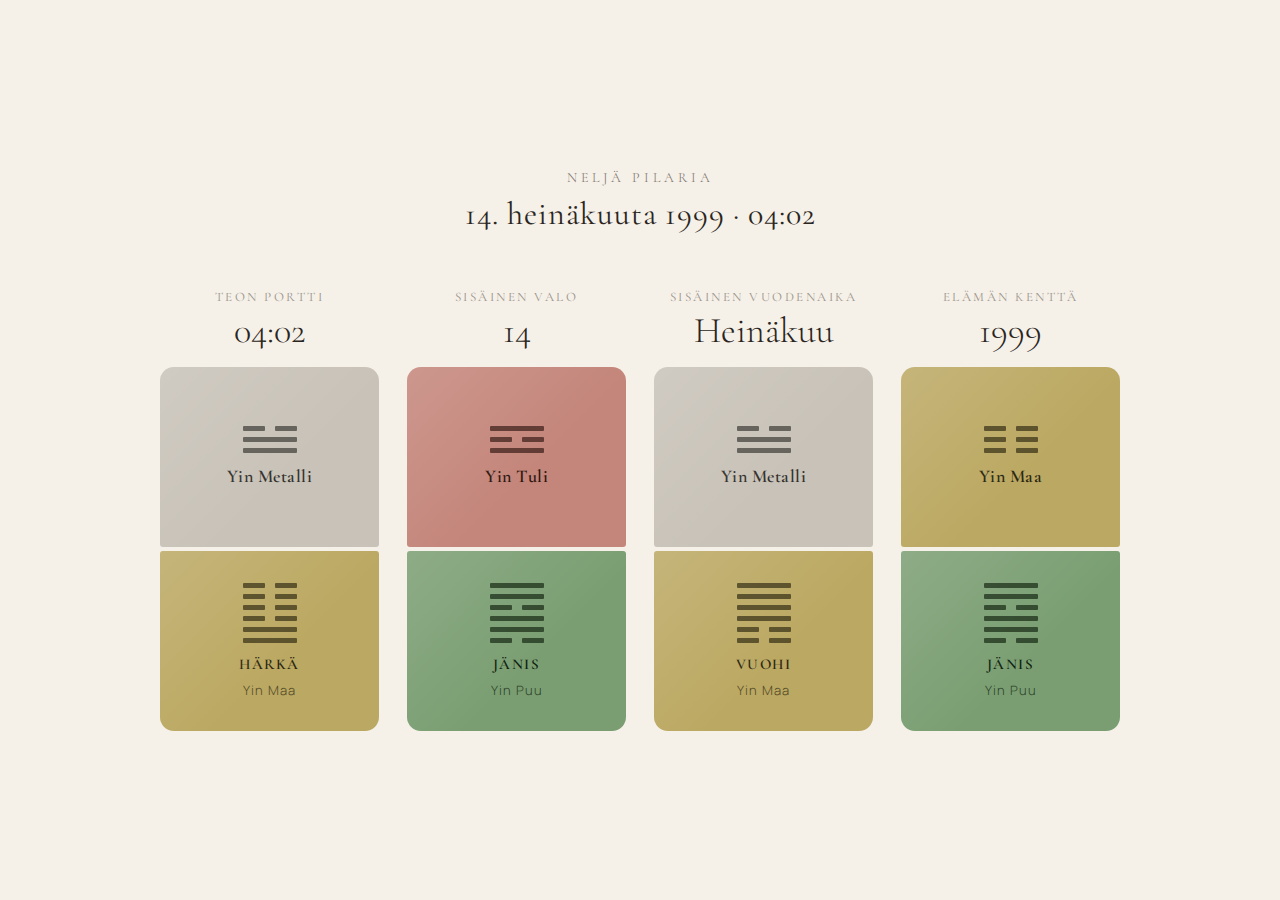
<file: artefacts/bazi-chart-a.html>
<!DOCTYPE html>
<html lang="fi">
<head>
<meta charset="UTF-8">
<meta name="viewport" content="width=device-width, initial-scale=1.0">
<title>BaZi — Neljä pilaria</title>
<link href="https://fonts.googleapis.com/css2?family=Cormorant+Garamond:ital,wght@0,300;0,400;0,500;0,600;1,300;1,400&family=Manrope:wght@300;400;500;600&display=swap" rel="stylesheet">
<style>
  :root {
    --bg: #F5F0E8;
    --text: #2A2520;
    --text-muted: #7A7168;
    --text-light: #9A9389;

    --metal-bg: #C8C2B8;
    --metal-text: #33302C;
    --fire-bg: #C4857A;
    --fire-text: #2E150F;
    --wood-bg: #7A9E72;
    --wood-text: #0F200D;
    --earth-bg: #BBA862;
    --earth-text: #2A2610;
    --water-bg: #7A8FA0;
    --water-text: #0F1A22;

    /* Gua line dimensions — single source of truth */
    --line-w: 54px;
    --line-h: 5px;
    --line-gap: 6px;
    --break-gap: 10px;
    --line-r: 1px;
  }

  * { margin: 0; padding: 0; box-sizing: border-box; }

  body {
    background: var(--bg);
    color: var(--text);
    font-family: 'Manrope', sans-serif;
    min-height: 100vh;
    display: flex;
    align-items: center;
    justify-content: center;
    padding: 40px 20px;
  }

  .chart-container { max-width: 960px; width: 100%; }

  .chart-header {
    text-align: center;
    margin-bottom: 56px;
  }

  .chart-header h1 {
    font-family: 'Cormorant Garamond', serif;
    font-weight: 300;
    font-size: 14px;
    letter-spacing: 4px;
    text-transform: uppercase;
    color: var(--text-muted);
    margin-bottom: 8px;
  }

  .chart-header .name {
    font-family: 'Cormorant Garamond', serif;
    font-weight: 400;
    font-size: 32px;
    color: var(--text);
    letter-spacing: 1px;
  }

  .pillars {
    display: grid;
    grid-template-columns: repeat(4, 1fr);
    gap: 28px;
  }

  .pillar {
    display: flex;
    flex-direction: column;
    animation: fadeUp 0.6s ease both;
  }
  .pillar:nth-child(1) { animation-delay: 0.5s; }
  .pillar:nth-child(2) { animation-delay: 0.35s; }
  .pillar:nth-child(3) { animation-delay: 0.2s; }
  .pillar:nth-child(4) { animation-delay: 0.05s; }

  .pillar-header { text-align: center; padding-bottom: 16px; }

  .pillar-label {
    font-family: 'Cormorant Garamond', serif;
    font-weight: 400;
    font-size: 13px;
    letter-spacing: 2.5px;
    text-transform: uppercase;
    color: var(--text-light);
    margin-bottom: 6px;
  }

  .pillar-value {
    font-family: 'Cormorant Garamond', serif;
    font-weight: 300;
    font-size: 36px;
    color: var(--text);
    line-height: 1.1;
  }

  .pillar-cards {
    display: flex;
    flex-direction: column;
    gap: 4px;
  }

  .card {
    padding: 24px 16px;
    display: flex;
    flex-direction: column;
    align-items: center;
    justify-content: center;
    gap: 12px;
    position: relative;
    overflow: hidden;
    transition: transform 0.3s ease, box-shadow 0.3s ease;
    min-height: 180px;
  }

  .card:hover {
    transform: translateY(-2px);
    box-shadow: 0 8px 32px rgba(0,0,0,0.08);
  }

  .card::before {
    content: '';
    position: absolute;
    inset: 0;
    background: linear-gradient(135deg, rgba(255,255,255,0.15) 0%, rgba(255,255,255,0) 60%);
    pointer-events: none;
  }

  .card.stem { border-radius: 14px 14px 3px 3px; }
  .card.branch { border-radius: 3px 3px 14px 14px; }

  .card.metal { background: var(--metal-bg); color: var(--metal-text); }
  .card.fire  { background: var(--fire-bg);  color: var(--fire-text); }
  .card.wood  { background: var(--wood-bg);  color: var(--wood-text); }
  .card.earth { background: var(--earth-bg); color: var(--earth-text); }
  .card.water { background: var(--water-bg); color: var(--water-text); }

  /* ===== CSS-drawn gua lines ===== */
  .gua {
    display: flex;
    flex-direction: column;
    gap: var(--line-gap);
    align-items: center;
    opacity: 0.65;
  }

  /* Solid line */
  .L {
    width: var(--line-w);
    height: var(--line-h);
    border-radius: var(--line-r);
    background: currentColor;
  }

  /* Broken line */
  .B {
    width: var(--line-w);
    height: var(--line-h);
    background: none;
    display: flex;
    justify-content: space-between;
  }
  .B::before, .B::after {
    content: '';
    width: calc((var(--line-w) - var(--break-gap)) / 2);
    height: var(--line-h);
    border-radius: var(--line-r);
    background: currentColor;
  }

  /* ===== Text ===== */
  .element-name {
    font-family: 'Cormorant Garamond', serif;
    font-weight: 600;
    font-size: 18px;
    letter-spacing: 0.5px;
    text-align: center;
  }

  .animal-name {
    font-family: 'Cormorant Garamond', serif;
    font-weight: 600;
    font-size: 15px;
    letter-spacing: 1.5px;
    text-transform: uppercase;
    text-align: center;
  }

  .animal-element {
    font-family: 'Manrope', sans-serif;
    font-weight: 300;
    font-size: 13px;
    letter-spacing: 1px;
    opacity: 0.75;
    text-align: center;
    margin-top: -4px;
  }

  @keyframes fadeUp {
    from { opacity: 0; transform: translateY(16px); }
    to { opacity: 1; transform: translateY(0); }
  }

  @media (max-width: 640px) {
    .pillars { grid-template-columns: repeat(2, 1fr); gap: 20px; }
    .pillar-value { font-size: 28px; }
    .card { padding: 20px 14px; min-height: 160px; }
  }
</style>
</head>
<body>

<div class="chart-container">
  <div class="chart-header">
    <h1>Neljä pilaria</h1>
    <div class="name">14. heinäkuuta 1999 · 04:02</div>
  </div>

  <div class="pillars">

    <!-- HOUR PILLAR: Xin 辛 Chou 丑 -->
    <div class="pillar">
      <div class="pillar-header">
        <div class="pillar-label">Teon portti</div>
        <div class="pillar-value">04:02</div>
      </div>
      <div class="pillar-cards">
        <!-- Stem: Yin Metal → Dui ☱ (broken, solid, solid) -->
        <div class="card metal stem">
          <div class="gua">
            <div class="B"></div>
            <div class="L"></div>
            <div class="L"></div>
          </div>
          <div class="element-name">Yin Metalli</div>
        </div>
        <!-- Branch: Ox 丑 → Hex 19 Lin 臨 (Kun over Dui) -->
        <div class="card earth branch">
          <div class="gua">
            <div class="B"></div>
            <div class="B"></div>
            <div class="B"></div>
            <div class="B"></div>
            <div class="L"></div>
            <div class="L"></div>
          </div>
          <div class="animal-name">Härkä</div>
          <div class="animal-element">Yin Maa</div>
        </div>
      </div>
    </div>

    <!-- DAY PILLAR: Ding 丁 Mao 卯 -->
    <div class="pillar">
      <div class="pillar-header">
        <div class="pillar-label">Sisäinen valo</div>
        <div class="pillar-value">14</div>
      </div>
      <div class="pillar-cards">
        <!-- Stem: Yin Fire → Li ☲ (solid, broken, solid) -->
        <div class="card fire stem">
          <div class="gua">
            <div class="L"></div>
            <div class="B"></div>
            <div class="L"></div>
          </div>
          <div class="element-name">Yin Tuli</div>
        </div>
        <!-- Branch: Rabbit 卯 → Hex 57 Xun 巽 (Xun over Xun) -->
        <div class="card wood branch">
          <div class="gua">
            <div class="L"></div>
            <div class="L"></div>
            <div class="B"></div>
            <div class="L"></div>
            <div class="L"></div>
            <div class="B"></div>
          </div>
          <div class="animal-name">Jänis</div>
          <div class="animal-element">Yin Puu</div>
        </div>
      </div>
    </div>

    <!-- MONTH PILLAR: Xin 辛 Wei 未 -->
    <div class="pillar">
      <div class="pillar-header">
        <div class="pillar-label">Sisäinen vuodenaika</div>
        <div class="pillar-value">Heinäkuu</div>
      </div>
      <div class="pillar-cards">
        <!-- Stem: Yin Metal → Dui ☱ (broken, solid, solid) -->
        <div class="card metal stem">
          <div class="gua">
            <div class="B"></div>
            <div class="L"></div>
            <div class="L"></div>
          </div>
          <div class="element-name">Yin Metalli</div>
        </div>
        <!-- Branch: Goat 未 → Hex 33 Dun 遁 (Qian over Gen) -->
        <div class="card earth branch">
          <div class="gua">
            <div class="L"></div>
            <div class="L"></div>
            <div class="L"></div>
            <div class="L"></div>
            <div class="B"></div>
            <div class="B"></div>
          </div>
          <div class="animal-name">Vuohi</div>
          <div class="animal-element">Yin Maa</div>
        </div>
      </div>
    </div>

    <!-- YEAR PILLAR: Ji 己 Mao 卯 -->
    <div class="pillar">
      <div class="pillar-header">
        <div class="pillar-label">Elämän kenttä</div>
        <div class="pillar-value">1999</div>
      </div>
      <div class="pillar-cards">
        <!-- Stem: Yin Earth → Kun ☷ (broken, broken, broken) -->
        <div class="card earth stem">
          <div class="gua">
            <div class="B"></div>
            <div class="B"></div>
            <div class="B"></div>
          </div>
          <div class="element-name">Yin Maa</div>
        </div>
        <!-- Branch: Rabbit 卯 → Hex 57 Xun 巽 (Xun over Xun) -->
        <div class="card wood branch">
          <div class="gua">
            <div class="L"></div>
            <div class="L"></div>
            <div class="B"></div>
            <div class="L"></div>
            <div class="L"></div>
            <div class="B"></div>
          </div>
          <div class="animal-name">Jänis</div>
          <div class="animal-element">Yin Puu</div>
        </div>
      </div>
    </div>

  </div>
</div>

</body>
</html>
</file>
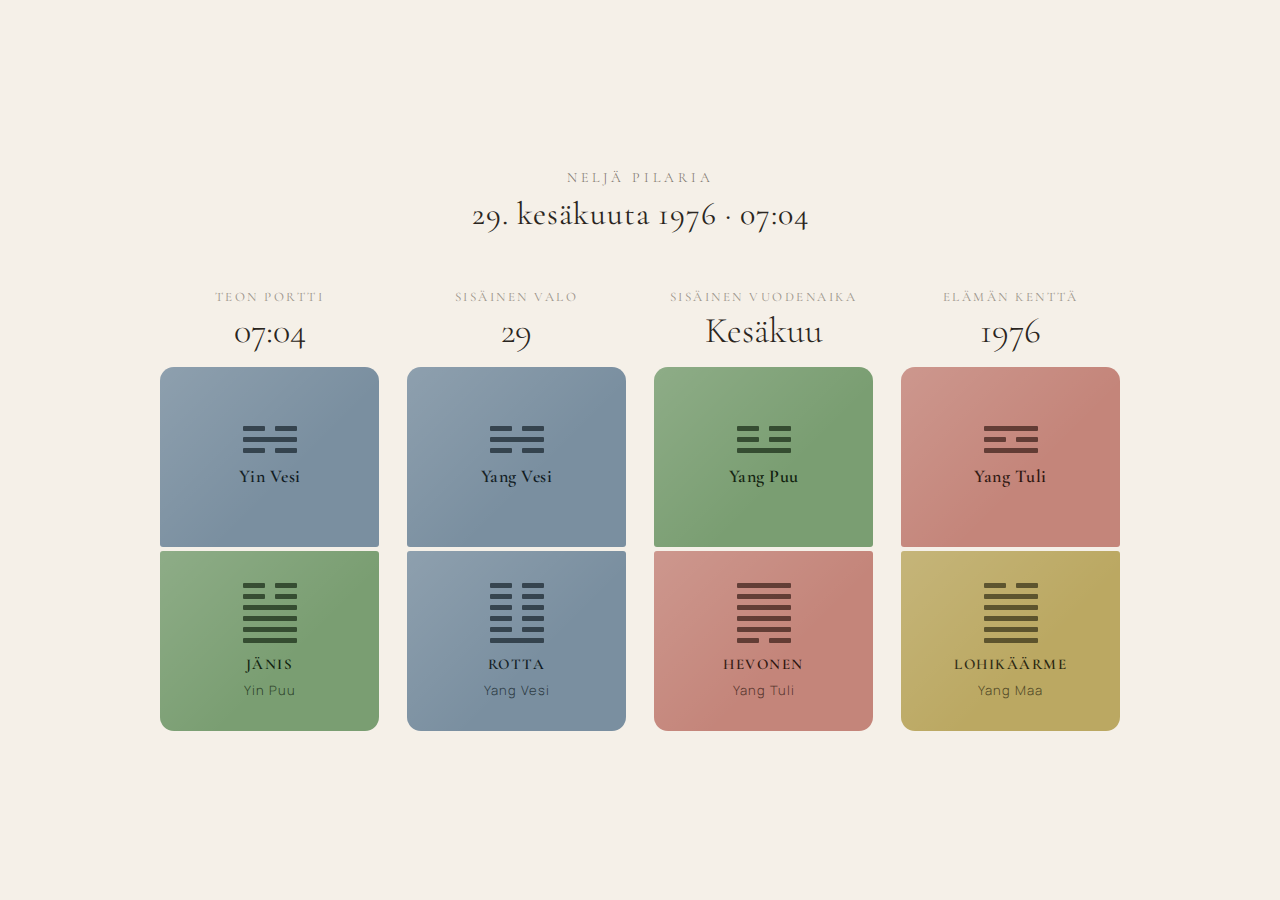
<file: artefacts/bazi-chart-b.html>
<!DOCTYPE html>
<html lang="fi">
<head>
<meta charset="UTF-8">
<meta name="viewport" content="width=device-width, initial-scale=1.0">
<title>BaZi — Neljä pilaria</title>
<link href="https://fonts.googleapis.com/css2?family=Cormorant+Garamond:ital,wght@0,300;0,400;0,500;0,600;1,300;1,400&family=Manrope:wght@300;400;500;600&display=swap" rel="stylesheet">
<style>
  :root {
    --bg: #F5F0E8;
    --text: #2A2520;
    --text-muted: #7A7168;
    --text-light: #9A9389;

    --metal-bg: #C8C2B8;
    --metal-text: #33302C;
    --fire-bg: #C4857A;
    --fire-text: #2E150F;
    --wood-bg: #7A9E72;
    --wood-text: #0F200D;
    --earth-bg: #BBA862;
    --earth-text: #2A2610;
    --water-bg: #7A8FA0;
    --water-text: #0F1A22;
  }

  * { margin: 0; padding: 0; box-sizing: border-box; }

  body {
    background: var(--bg);
    color: var(--text);
    font-family: 'Manrope', sans-serif;
    min-height: 100vh;
    display: flex;
    align-items: center;
    justify-content: center;
    padding: 40px 20px;
  }

  .chart-container { max-width: 960px; width: 100%; }

  .chart-header {
    text-align: center;
    margin-bottom: 56px;
  }

  .chart-header h1 {
    font-family: 'Cormorant Garamond', serif;
    font-weight: 300;
    font-size: 14px;
    letter-spacing: 4px;
    text-transform: uppercase;
    color: var(--text-muted);
    margin-bottom: 8px;
  }

  .chart-header .name {
    font-family: 'Cormorant Garamond', serif;
    font-weight: 400;
    font-size: 32px;
    color: var(--text);
    letter-spacing: 1px;
  }

  .pillars {
    display: grid;
    grid-template-columns: repeat(4, 1fr);
    gap: 28px;
  }

  .pillar {
    display: flex;
    flex-direction: column;
    animation: fadeUp 0.6s ease both;
  }
  .pillar:nth-child(1) { animation-delay: 0.5s; }
  .pillar:nth-child(2) { animation-delay: 0.35s; }
  .pillar:nth-child(3) { animation-delay: 0.2s; }
  .pillar:nth-child(4) { animation-delay: 0.05s; }

  .pillar-header { text-align: center; padding-bottom: 16px; }

  .pillar-label {
    font-family: 'Cormorant Garamond', serif;
    font-weight: 400;
    font-size: 13px;
    letter-spacing: 2.5px;
    text-transform: uppercase;
    color: var(--text-light);
    margin-bottom: 6px;
  }

  .pillar-value {
    font-family: 'Cormorant Garamond', serif;
    font-weight: 300;
    font-size: 36px;
    color: var(--text);
    line-height: 1.1;
  }

  .pillar-cards {
    display: flex;
    flex-direction: column;
    gap: 4px;
  }

  .card {
    padding: 24px 16px;
    display: flex;
    flex-direction: column;
    align-items: center;
    justify-content: center;
    gap: 12px;
    position: relative;
    overflow: hidden;
    transition: transform 0.3s ease, box-shadow 0.3s ease;
    min-height: 180px;
  }

  .card:hover {
    transform: translateY(-2px);
    box-shadow: 0 8px 32px rgba(0,0,0,0.08);
  }

  .card::before {
    content: '';
    position: absolute;
    inset: 0;
    background: linear-gradient(135deg, rgba(255,255,255,0.15) 0%, rgba(255,255,255,0) 60%);
    pointer-events: none;
  }

  .card.stem { border-radius: 14px 14px 3px 3px; }
  .card.branch { border-radius: 3px 3px 14px 14px; }

  .card.metal { background: var(--metal-bg); color: var(--metal-text); }
  .card.fire  { background: var(--fire-bg);  color: var(--fire-text); }
  .card.wood  { background: var(--wood-bg);  color: var(--wood-text); }
  .card.earth { background: var(--earth-bg); color: var(--earth-text); }
  .card.water { background: var(--water-bg); color: var(--water-text); }

  /* ===== CSS-drawn gua lines ===== */
  .gua {
    display: flex;
    flex-direction: column;
    gap: 6px;
    align-items: center;
    opacity: 0.65;
  }

  /* Solid line — one continuous bar */
  .solid {
    width: 54px;
    height: 5px;
    border-radius: 1px;
    background: currentColor;
  }

  /* Broken line — two bars with a visible gap */
  .broken {
    width: 54px;
    height: 5px;
    display: flex;
    justify-content: space-between;
    background: transparent;
  }

  .broken span {
    display: block;
    width: 22px;
    height: 5px;
    border-radius: 1px;
    background: currentColor;
  }

  /* ===== Text ===== */
  .element-name {
    font-family: 'Cormorant Garamond', serif;
    font-weight: 600;
    font-size: 18px;
    letter-spacing: 0.5px;
    text-align: center;
  }

  .animal-name {
    font-family: 'Cormorant Garamond', serif;
    font-weight: 600;
    font-size: 15px;
    letter-spacing: 1.5px;
    text-transform: uppercase;
    text-align: center;
  }

  .animal-element {
    font-family: 'Manrope', sans-serif;
    font-weight: 300;
    font-size: 13px;
    letter-spacing: 1px;
    opacity: 0.75;
    text-align: center;
    margin-top: -4px;
  }

  @keyframes fadeUp {
    from { opacity: 0; transform: translateY(16px); }
    to { opacity: 1; transform: translateY(0); }
  }

  @media (max-width: 640px) {
    .pillars { grid-template-columns: repeat(2, 1fr); gap: 20px; }
    .pillar-value { font-size: 28px; }
    .card { padding: 20px 14px; min-height: 160px; }
  }
</style>
</head>
<body>

<div class="chart-container">
  <div class="chart-header">
    <h1>Neljä pilaria</h1>
    <div class="name">29. kesäkuuta 1976 · 07:04</div>
  </div>

  <div class="pillars">

    <!-- HOUR PILLAR: Gui 癸 (Yin Water) on Rabbit 卯 -->
    <div class="pillar">
      <div class="pillar-header">
        <div class="pillar-label">Teon portti</div>
        <div class="pillar-value">07:04</div>
      </div>
      <div class="pillar-cards">
        <!-- Stem: Gui → Kan ☵ (broken, solid, broken) -->
        <div class="card water stem">
          <div class="gua">
            <div class="broken"><span></span><span></span></div>
            <div class="solid"></div>
            <div class="broken"><span></span><span></span></div>
          </div>
          <div class="element-name">Yin Vesi</div>
        </div>
        <!-- Branch: Rabbit 卯 → Hex 34 Dazhuang (Zhen/Qian)
             Line 6(top): broken
             Line 5: broken
             Line 4: solid
             Line 3: solid
             Line 2: solid
             Line 1(bottom): solid -->
        <div class="card wood branch">
          <div class="gua">
            <div class="broken"><span></span><span></span></div>
            <div class="broken"><span></span><span></span></div>
            <div class="solid"></div>
            <div class="solid"></div>
            <div class="solid"></div>
            <div class="solid"></div>
          </div>
          <div class="animal-name">Jänis</div>
          <div class="animal-element">Yin Puu</div>
        </div>
      </div>
    </div>

    <!-- DAY PILLAR: Ren 壬 (Yang Water) on Rat 子 -->
    <div class="pillar">
      <div class="pillar-header">
        <div class="pillar-label">Sisäinen valo</div>
        <div class="pillar-value">29</div>
      </div>
      <div class="pillar-cards">
        <!-- Stem: Ren → Kan ☵ (broken, solid, broken) -->
        <div class="card water stem">
          <div class="gua">
            <div class="broken"><span></span><span></span></div>
            <div class="solid"></div>
            <div class="broken"><span></span><span></span></div>
          </div>
          <div class="element-name">Yang Vesi</div>
        </div>
        <!-- Branch: Rat 子 → Hex 24 Fu (Kun/Zhen)
             Line 6(top): broken
             Line 5: broken
             Line 4: broken
             Line 3: broken
             Line 2: broken
             Line 1(bottom): SOLID  ← the one yang returning -->
        <div class="card water branch">
          <div class="gua">
            <div class="broken"><span></span><span></span></div>
            <div class="broken"><span></span><span></span></div>
            <div class="broken"><span></span><span></span></div>
            <div class="broken"><span></span><span></span></div>
            <div class="broken"><span></span><span></span></div>
            <div class="solid"></div>
          </div>
          <div class="animal-name">Rotta</div>
          <div class="animal-element">Yang Vesi</div>
        </div>
      </div>
    </div>

    <!-- MONTH PILLAR: Jia 甲 (Yang Wood) on Horse 午 -->
    <div class="pillar">
      <div class="pillar-header">
        <div class="pillar-label">Sisäinen vuodenaika</div>
        <div class="pillar-value">Kesäkuu</div>
      </div>
      <div class="pillar-cards">
        <!-- Stem: Jia → Zhen ☳ (broken, broken, solid) -->
        <div class="card wood stem">
          <div class="gua">
            <div class="broken"><span></span><span></span></div>
            <div class="broken"><span></span><span></span></div>
            <div class="solid"></div>
          </div>
          <div class="element-name">Yang Puu</div>
        </div>
        <!-- Branch: Horse 午 → Hex 44 Gou (Qian/Xun)
             Line 6(top): solid
             Line 5: solid
             Line 4: solid
             Line 3: solid
             Line 2: solid
             Line 1(bottom): BROKEN  ← the one yin arriving -->
        <div class="card fire branch">
          <div class="gua">
            <div class="solid"></div>
            <div class="solid"></div>
            <div class="solid"></div>
            <div class="solid"></div>
            <div class="solid"></div>
            <div class="broken"><span></span><span></span></div>
          </div>
          <div class="animal-name">Hevonen</div>
          <div class="animal-element">Yang Tuli</div>
        </div>
      </div>
    </div>

    <!-- YEAR PILLAR: Bing 丙 (Yang Fire) on Dragon 辰 -->
    <div class="pillar">
      <div class="pillar-header">
        <div class="pillar-label">Elämän kenttä</div>
        <div class="pillar-value">1976</div>
      </div>
      <div class="pillar-cards">
        <!-- Stem: Bing → Li ☲ (solid, broken, solid) -->
        <div class="card fire stem">
          <div class="gua">
            <div class="solid"></div>
            <div class="broken"><span></span><span></span></div>
            <div class="solid"></div>
          </div>
          <div class="element-name">Yang Tuli</div>
        </div>
        <!-- Branch: Dragon 辰 → Hex 43 Guai (Dui/Qian)
             Line 6(top): broken
             Line 5: solid
             Line 4: solid
             Line 3: solid
             Line 2: solid
             Line 1(bottom): solid -->
        <div class="card earth branch">
          <div class="gua">
            <div class="broken"><span></span><span></span></div>
            <div class="solid"></div>
            <div class="solid"></div>
            <div class="solid"></div>
            <div class="solid"></div>
            <div class="solid"></div>
          </div>
          <div class="animal-name">Lohikäärme</div>
          <div class="animal-element">Yang Maa</div>
        </div>
      </div>
    </div>

  </div>
</div>

</body>
</html>
</file>
